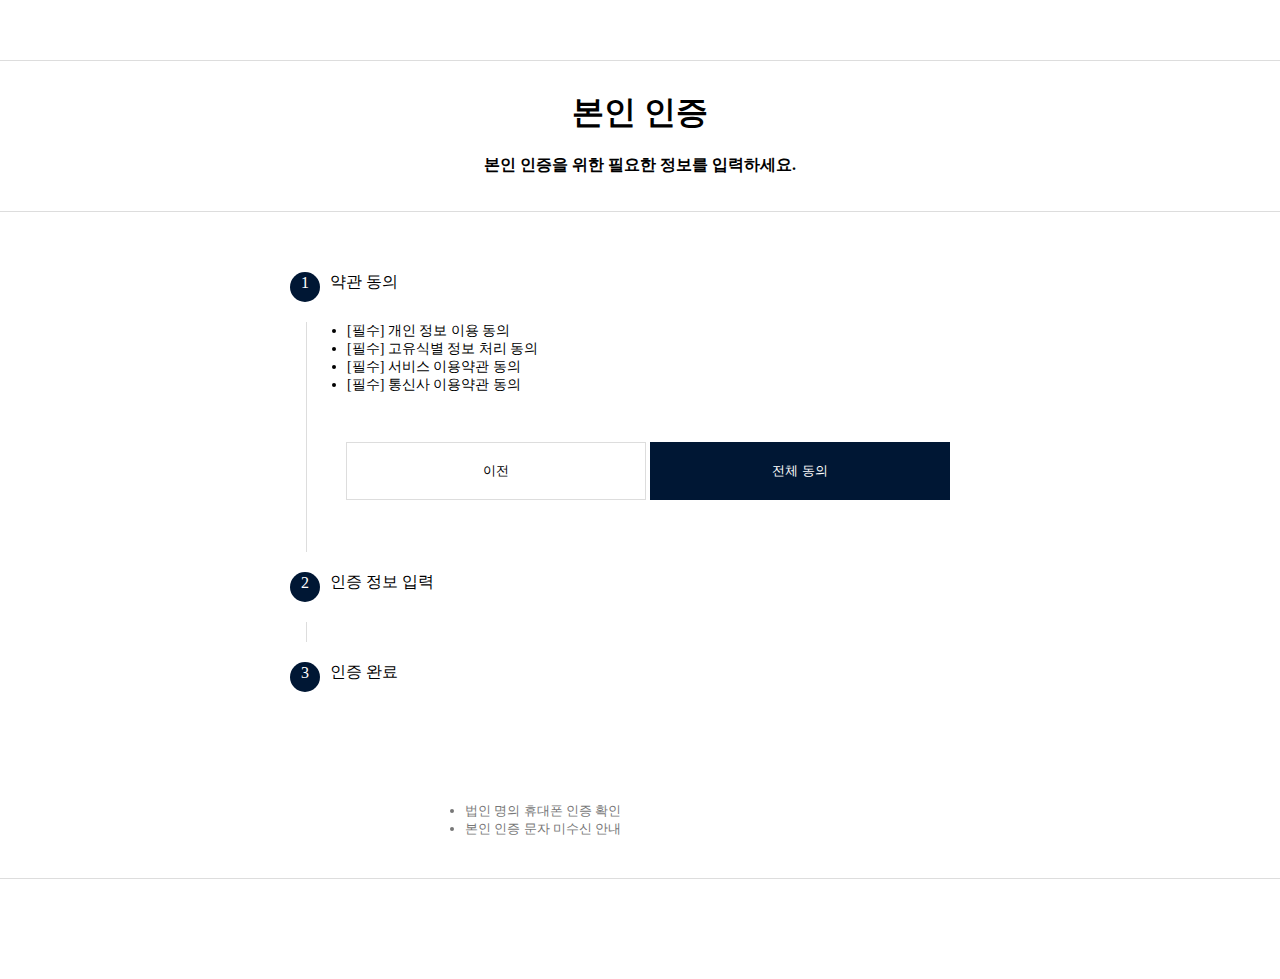
<file: index.html>
<!DOCTYPE html>
<html lang="ko">

<head>
    <meta charset="UTF-8">
    <meta http-equiv="X-UA-Compatible" content="IE=edge">
    <meta name="viewport" content="width=device-width, initial-scale=1.0">
    <title>회원가입 페이지_1</title>
    <!-- CSS -->
    <link href="style.css" rel="stylesheet" type="text/css">
    <!-- fontawsome -->
    <link rel="stylesheet" href="https://use.fontawesome.com/releases/v5.14.0/css/all.css"
        integrity="sha384-HzLeBuhoNPvSl5KYnjx0BT+WB0QEEqLprO+NBkkk5gbc67FTaL7XIGa2w1L0Xbgc" crossorigin="anonymous">
    <!-- jquery-->
    <script src="https://code.jquery.com/jquery-3.6.0.js"
        integrity="sha256-H+K7U5CnXl1h5ywQfKtSj8PCmoN9aaq30gDh27Xc0jk=" crossorigin="anonymous"></script>


    <!-- 구글 폰트 -->
    <link rel="preconnect" href="https://fonts.googleapis.com">
    <link rel="preconnect" href="https://fonts.gstatic.com" crossorigin>
    <link href="https://fonts.googleapis.com/css2?family=Noto+Sans+KR&display=swap" rel="stylesheet">

    <link rel="preconnect" href="https://fonts.googleapis.com">
    <link rel="preconnect" href="https://fonts.gstatic.com" crossorigin>
    <link href="https://fonts.googleapis.com/css2?family=Noto+Sans+KR:wght@100&display=swap" rel="stylesheet">

    <link rel="shortcut icon" type="image/x-icon"
        href="https://upload.wikimedia.org/wikipedia/commons/thumb/f/fa/Apple_logo_black.svg/800px-Apple_logo_black.svg.png">

    <script>
        $(document).ready(function () {
            // 슬라이드 파트
            $('#allAccept').click(function () {
                $('#fb_slide').slideUp("fast", function () {
                    $('#sc_slide').slideDown('fast');
                    $('#line').css("height", "20px");
                    $('.sc_line').css("height", "300px")
                    $('.radius_1').hide()
                    $('.check_1').show()
                });

            });
            $('#reTurn').click(function () {
                $('#sc_slide').slideUp("fast", function () {
                    $('#fb_slide').slideDown();
                    $('#line').css("height", "230px");
                    $('.sc_line').css("height", "20px");
                    $('.radius_1').show()
                    $('.check_1').hide()
                });


            });
            $('#allAccept_2').click(function (e) {

                $('#sc_slide').slideUp("fast", function () {
                    $('#th_slide').slideDown();
                    $('.sc_line').css("height", "20px");
                    $('.th_line').css("height", "230px");
                    $('.radius_2').hide()
                    $('.check_2').show()

                });

                e.preventDefault();
                wrapWindowByMask();

            });
            $('#reTurn_2').click(function () {
                $('#th_slide').slideUp("fast", function () {
                    $('#sc_slide').slideDown();
                    $('.sc_line').css("height", "300px");
                    $('.th_line').css("height", "20px");
                    $('.radius_2').show()
                    $('.check_2').hide()


                });

            });


            //닫기 버튼을 눌렀을 때
            $('.window_1 .close').click(function (e) {
                //링크 기본동작은 작동하지 않도록 한다.
                e.preventDefault();
                $('#mask, .window_1').hide();
            });

            //검은 막을 눌렀을 때
            $('#mask').click(function () {
                $(this).hide();
                $('.window_1').hide();
            });

            //검은 막 띄우기
            $('#certification').click(function (e) {
                e.preventDefault();
                wrapWindowByMask2();
            });

            //닫기 버튼을 눌렀을 때
            $('.window_2 .close').click(function (e) {
                //링크 기본동작은 작동하지 않도록 한다.
                e.preventDefault();
                $('#mask, .window_').hide();
                location.href = 'index2.html';
            });

            //검은 막을 눌렀을 때
            $('#mask').click(function () {
                $(this).hide();
                $('.window_2').hide();
                location.href = 'index2.html';
            });
        });




        // 본인 인증 팝업 창 
        function wrapWindowByMask() {
            //화면의 높이와 너비를 구한다.
            var maskHeight = $(document).height();
            var maskWidth = $(window).width();

            //마스크의 높이와 너비를 화면 것으로 만들어 전체 화면을 채운다.
            $('#mask').css({
                'width': maskWidth
                , 'height': maskHeight
            });

            $('#mask').fadeIn();

            //본인 인증 모달창을 띄운다.
            $('.window_1').show();
        }







        // 본인인증 확인 팝업 
        function wrapWindowByMask2() {
            //화면의 높이와 너비를 구한다.
            var maskHeight = $(document).height();
            var maskWidth = $(window).width();

            //마스크의 높이와 너비를 화면 것으로 만들어 전체 화면을 채운다.
            $('#mask').css({
                'width': maskWidth
                , 'height': maskHeight
            });

            $('#mask').fadeIn();

            // 인증 완료 모달
            $('.window_2').show();
        }
    </script>



</head>

<body>
    <div id="wrap">


        <header>

            <h1>본인 인증</h1>

            <h4>본인 인증을 위한 필요한 정보를 입력하세요.</h4>

        </header>


        <section>
            <!-- 첫번째 블록 -->
            <div id=firstBlock>


                <div class="fb_top">
                    <div class="radius_1">1</div>
                    <div class="check_1"><i class="fas fa-check fa-2x"></i> </div>약관 동의
                </div>

                <div class="fb_line" id="line"></div>

                <div id="fb_slide">
                    <div class="fb_text">
                        <ul>
                            <li>[필수] 개인 정보 이용 동의 <i class="fas fa-caret-right"></i></li>
                            <li>[필수] 고유식별 정보 처리 동의 <i class="fas fa-caret-right"></i></li>
                            <li>[필수] 서비스 이용약관 동의 <i class="fas fa-caret-right"></i></li>
                            <li>[필수] 통신사 이용약관 동의 <i class="fas fa-caret-right"></i></li>
                        </ul>
                    </div>

                    <div id="button"><button class="back">이전</button> <button class="next" id="allAccept">전체 동의</button>
                    </div>

                </div>
            </div>








            <!-- 두번째 블록 -->
            <div id="secondBlock">

                <div class="fb_top">
                    <div class="radius_2">2</div>
                    <div class="check_2"><i class="fas fa-check fa-2x"></i></div>
                    <span>인증 정보 입력</span>
                </div>

                <div class="sc_line" id="line"></div>

                <div id="sc_slide">
                    <div class="sc_text">
                        <ul>
                            <li>휴대폰 인증을 위해 정보를 입력하세요.</li>
                        </ul>
                    </div>

                    <input type="text" name="이름" id="name" placeholder="이름">


                    <div>
                        <input type="number" name="생년월일" id="birth" placeholder="생년월일 (6자리)">
                        <div id="birth_2">-</div>
                        <div id="birth_3">
                            <div id="birth_3_in"><input type="text" id="birth_3_in2" value=○ style="color:#000">●●●●●●
                            </div>
                        </div>
                    </div>


                    <select name="통신사" id="telecom">
                        <option value="SKT">SKT</option>
                        <option value="KT">KT</option>
                        <option value="LG u+">LG U+</option>
                    </select>
                    <input type="number" name="전화번호" id="phoneNumber" placeholder="휴대폰 번호">
                    <div id="infomation">
                        <p><i class="fas fa-info-circle fa-xs"></i> 공백 특수기호 없이 숫자만 입력 하세요.</p>
                    </div>

                    <div id="button"><button class="back" id="reTurn">이전</button> <button class="next" id="allAccept_2">
                            발송하기 </button></div>

                </div>
            </div>












            <!--세번째 블록-->
            <div id="thirdBlock">

                <div class="th_top">
                    <div class="radius_3">3</div>
                    <div class="check_3"><i class="fas fa-check fa-2x"></i></div><span>인증 완료</span>
                </div>

                <div class="th_line" id="line"></div>

                <div id="th_slide">
                    <div class="sc_text">
                        <ul>
                            <li>휴대폰 인증을 위해 정보를 입력하세요.</li>
                        </ul>
                    </div>

                    <input type="number" name="이름" id="name" placeholder="인증코드 입력" style="margin:20px 0px 0px 55px;">


                    <div id="button"><button class="back" id="reTurn_2">이전</button> <button class="next"
                            id="certification">인증</button></div>

                </div>
            </div>


        </section>


        <div style="margin:-50px 0px 0px 0px;">
            <ul>
                <li class="infotext">법인 명의 휴대폰 인증 확인</li>
                <li class="infotext">본인 인증 문자 미수신 안내</li>
            </ul>
        </div>



        <footer>
            <!-- 내용 넣기  -->
        </footer>








        <!-- 팝업 -->
        <div id="mask"></div>
        <div class="window_1">
            <div class="block">인증번호가 발송되었습니다.</div>
            <input type="button" href="#" class="close" value="확인     " />
        </div>


        <div id="mask"></div>
        <div class="window_2">
            <div class="block">인증이 완료 되었습니다.</div>
            <input type="button" href="#" class="close" value="확인     " />
        </div>




    </div>

</body>

</html>
</file>
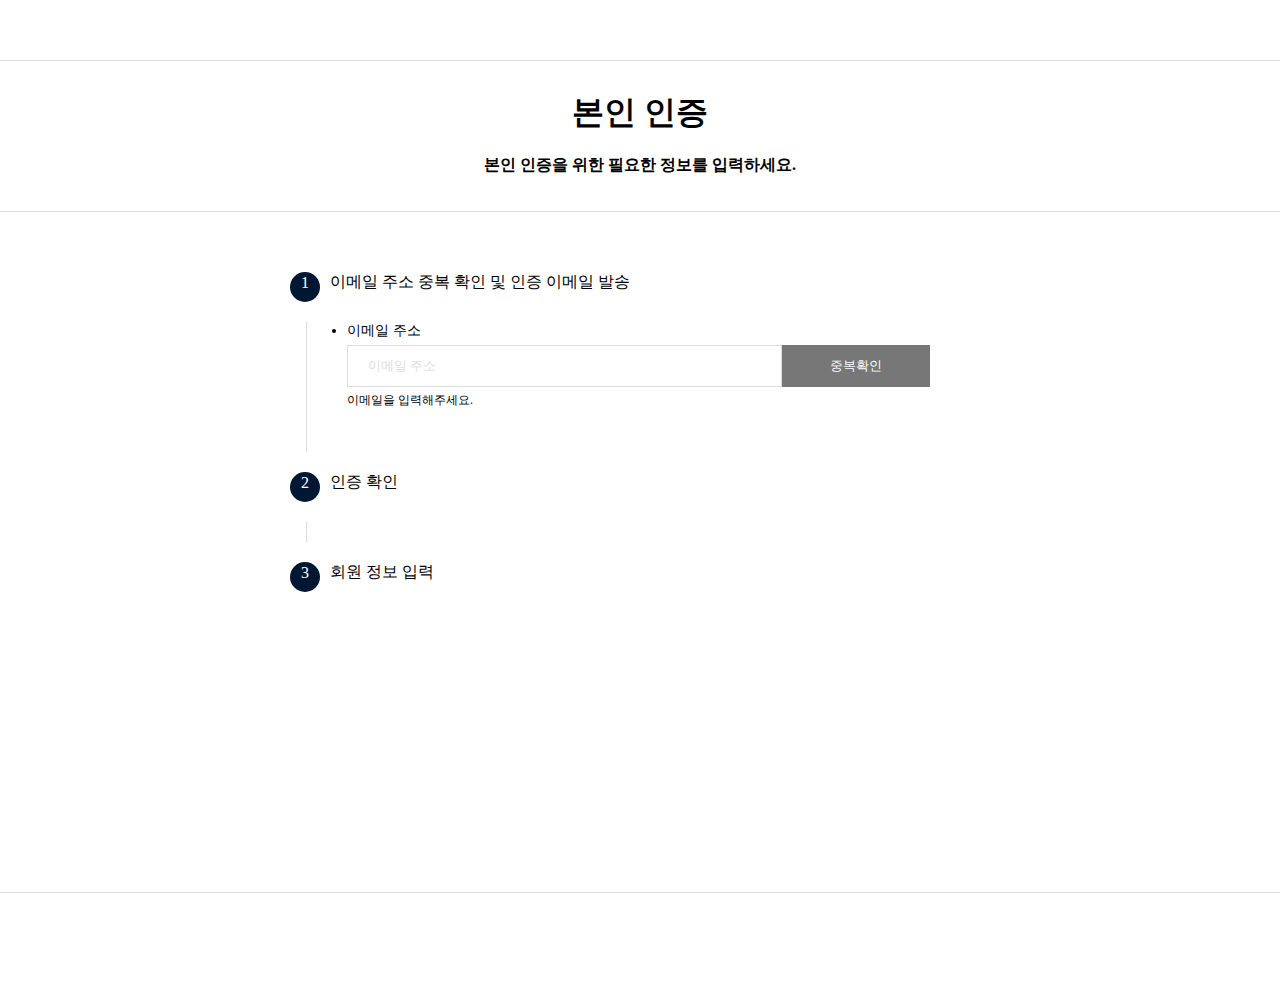
<file: index2.html>
<!DOCTYPE html>
<html lang="ko">

<head>
    <meta charset="UTF-8">
    <meta http-equiv="X-UA-Compatible" content="IE=edge">
    <meta name="viewport" content="width=device-width, initial-scale=1.0">
    <title>회원가입 페이지_2</title>
    <!-- CSS -->
    <link href="style.css" rel="stylesheet" type="text/css">
    <!-- fontawsome -->
    <link rel="stylesheet" href="https://use.fontawesome.com/releases/v5.14.0/css/all.css"
        integrity="sha384-HzLeBuhoNPvSl5KYnjx0BT+WB0QEEqLprO+NBkkk5gbc67FTaL7XIGa2w1L0Xbgc" crossorigin="anonymous">
    <!-- jquery-->
    <script src="https://code.jquery.com/jquery-3.6.0.js"
        integrity="sha256-H+K7U5CnXl1h5ywQfKtSj8PCmoN9aaq30gDh27Xc0jk=" crossorigin="anonymous"></script>

    <!-- 구글 폰트 -->
    <link rel="preconnect" href="https://fonts.googleapis.com">
    <link rel="preconnect" href="https://fonts.gstatic.com" crossorigin>
    <link href="https://fonts.googleapis.com/css2?family=Noto+Sans+KR&display=swap" rel="stylesheet">

    <link rel="preconnect" href="https://fonts.googleapis.com">
    <link rel="preconnect" href="https://fonts.gstatic.com" crossorigin>
    <link href="https://fonts.googleapis.com/css2?family=Noto+Sans+KR:wght@100&display=swap" rel="stylesheet">

    <link rel="shortcut icon" type="image/x-icon"
        href="https://upload.wikimedia.org/wikipedia/commons/thumb/f/fa/Apple_logo_black.svg/800px-Apple_logo_black.svg.png">

    <script>
        $(document).ready(function () {


            // 슬라이드 파트
            $('#Confirm').click(function (e) {

                $('#fb_slide').slideUp("fast", function () {
                    $('#sc_slide').slideDown('fast');
                    $('#line').css("height", "20px");
                    $('.sc_line').css("height", "200px")
                    $('.radius_1').hide()
                    $('.check_1').show()
                });

                e.preventDefault();
                wrapWindowByMask();


            });
            $('#reTurn').click(function () {
                $('#sc_slide').slideUp("fast", function () {
                    $('#fb_slide').slideDown();
                    $('#line').css("height", "130px");
                    $('.sc_line').css("height", "20px");
                    $('.radius_1').show()
                    $('.check_1').hide()
                });


            });
            $('#allAccept_3').click(function (e) {

                $('#sc_slide').slideUp("fast", function () {
                    $('#th_slide').slideDown();
                    $('.sc_line').css("height", "20px");
                    $('.radius_2').hide()
                    $('.check_2').show()


                });


                e.preventDefault();
                wrapWindowByMask_1();


            });
            $('#reTurn_2').click(function () {
                $('#th_slide').slideUp("fast", function () {
                    $('#sc_slide').slideDown();
                    $('.sc_line').css("height", "300px");
                    $('.radius_2').show()
                    $('.check_2').hide()

                });
            });
        });





        // 이메일 정규식
        function emailCheck(str) {
            var userEmail = $('#email')
            if (new RegExp("^([0-9a-zA-Z_\.-]+)@([0-9a-zA-Z_-]+)(\.[0-9a-zA-Z_-]+){1,2}$", "g").exec($('#email').val) == null) {
                $('#infomation_3').css({
                    "color": "red"
                })
            }


            var reg_email = "/^([0-9a-zA-Z_\.-]+)@([0-9a-zA-Z_-]+)(\.[0-9a-zA-Z_-]+){1,2}$/";



            if (!reg_email.test(str)) {
                $('#infomation_3').html("이메일을 올바르게 입력하여 주시기 바랍니다.")
                    .css({
                        "color": "red"
                        ,
                    })
                return false;

            } else {


                return true;

            }

        }









        // 비밀번호 정규식

        function passWord() {
            var userPw = $('#password');
            if (!userPw.val()) {
                $('#pHelper').text("비밀번호를 입력해 주세요.")
                    .css({
                        "color": "red"
                        , "margin-right": "20px"
                        , "float" : "right"
                    })
                userPw.focus();
                return;
            }

            var userPwPattern = "^(?=.*[a-zA-Z])((?=.*\d)|(?=.*\W)).{6,20}$";
            if (new RegExp(userPwPattern, "g").exec(userPw.val()) == null) {
                $('#pHelper').text("8~20자의 영문 대/소문자 , 숫자 ,특수문자 중 3가지 이상을 혼용하여 입력해 주세요.")
                    .css({
                        "color": "red"
                        ,"float" : "right"
                        , "margin-right": "17px"
                    });
                userPw.focus();
                return;
            }
            
            $('#pHelper').text("안전합니다.")
                .css({
                    "color": "green"
                    ,"float" : "right"
                    ,"margin-right" : "17px"
                });
        }

        function checkPassword() {
            $('#pHelper').text('');
            // 비밀번호 value 로드
            var password = $('#password').val();

            // 비밀번호확인 value 로드
            var checkPassword = $('#confirmPassword').val();

            // 만약 비밀번호 != 비밀번호확인
            if (password != checkPassword) {
                // 메시지
                $('#pHelper').text('비밀번호 일치하지 않음')
                        .css({
                            "color": "red"
                            ,"float" : "right"
                            ,"margin-right" : "17px"
                            
                        });
            } else {
                $('#pHelper').text('비밀번호 일치함')
                        .css({
                            'color': "green"
                            ,"float" : "right"
                            ,"margin-right" : "17px"

                        });
            }
        }










        // 이메일 인증 완료 팝업

        function wrapWindowByMask() {
            //화면의 높이와 너비를 구한다.
            var maskHeight = $(document).height();
            var maskWidth = $(window).width();

            //마스크의 높이와 너비를 화면 것으로 만들어 전체 화면을 채운다.
            $('#mask').css({ 'width': maskWidth, 'height': maskHeight });

            $('#mask').fadeIn();


            // 이메일 확인 모달 창 띄운다.
            $('.window_1').show();
        }

        $(document).ready(function () {

            //닫기 버튼을 눌렀을 때
            $('.window_1 .close').click(function (e) {
                //링크 기본동작은 작동하지 않도록 한다.
                e.preventDefault();
                $('#mask, .window_1').hide();
            });

            //검은 막을 눌렀을 때
            $('#mask').click(function () {
                $(this).hide();
                $('.window_1').hide();
            });
        });







        // 본인인증 완료 팝업

        function wrapWindowByMask_1() {
            //화면의 높이와 너비를 구한다.
            var maskHeight = $(document).height();
            var maskWidth = $(window).width();

            //마스크의 높이와 너비를 화면 것으로 만들어 전체 화면을 채운다.
            $('#mask').css({ 'width': maskWidth, 'height': maskHeight });

            $('#mask').fadeIn();

            // 본인인증 완료 모달 창 띄운다.
            $('.window_2').show();
        }

        $(document).ready(function () {

            //닫기 버튼을 눌렀을 때
            $('.window_2 .close').click(function (e) {
                //링크 기본동작은 작동하지 않도록 한다.
                e.preventDefault();
                $('#mask, .window_2').hide();
            });

            //검은 막을 눌렀을 때
            $('#mask').click(function () {
                $(this).hide();
                $('.window_2').hide();
            });
        });






        // 회원가입 완료 팝업

        function wrapWindowByMask_2() {
            //화면의 높이와 너비를 구한다.
            var maskHeight = $(document).height();
            var maskWidth = $(window).width();

            //마스크의 높이와 너비를 화면 것으로 만들어 전체 화면을 채운다.
            $('#mask').css({ 'width': maskWidth, 'height': maskHeight });

            //애니메이션 효과
            $('#mask').fadeIn();

            //윈도우 같은 거 띄운다.
            $('.window_3').show();
        }

        $(document).ready(function () {
            //검은 막 띄우기
            $('#allAccept').click(function (e) {
                e.preventDefault();
                wrapWindowByMask_2();
            });

            //닫기 버튼을 눌렀을 때
            $('.window_3 .close').click(function (e) {
                //링크 기본동작은 작동하지 않도록 한다.
                e.preventDefault();
                $('#mask, .window_3').hide();
            });

            //검은 막을 눌렀을 때
            $('#mask').click(function () {
                $(this).hide();
                $('.window_3').hide();
            });
        });


    </script>


</head>

<body>
    <div id="wrap">


        <header>

            <h1>본인 인증</h1>

            <h4>본인 인증을 위한 필요한 정보를 입력하세요.</h4>

        </header>
        <section>
            <!-- 첫번째 블록 -->
            <div id=firstBlock>


                <div class="fb_top">
                    <div class="radius_1">1</div>
                    <div class="check_1"><i class="fas fa-check fa-2x"></i></div>
                    이메일 주소 중복 확인 및 인증 이메일 발송
                </div>

                <div class="fb2_line" id="line"></div>

                <div id="fb_slide">
                    <div class="fb_text">

                        <ul>
                            <li> 이메일 주소</li>
                        </ul>

                        <div id="emailBlock">
                            <input type="text" name="이메일 주소" id="email" placeholder="이메일 주소" onblur="emailCheck()">
                            <button id="Confirm">중복확인</button>
                        </div>
                        <div id="infomation_3">
                            <p><i class="fas fa-info-circle fa-xs"></i> 이메일을 입력해주세요.</p>
                        </div>

                    </div>
                </div>

            </div>




            <!-- 두번째 블록 -->
            <div id="secondBlock">

                <div class="fb_top">
                    <div class="radius_2">2</div>
                    <div class="check_2"><i class="fas fa-check fa-2x"></i></div>
                    <span>인증 확인</span>
                </div>

                <div class="sc_line" id="line"></div>

                <div id="sc_slide">
                    <div class="sc_text" style="margin-bottom:50px;">
                        <ul>
                            <li>입력한 이메일로 이동하여 이메일 인증을 완료해주세요. </li>
                            <li>이메일 인증 완료 후 아래 '인증' 버튼을 눌러 주세요.</li>
                            <li>이메일 인증 방법 안내 (자세히 보기)</li>
                        </ul>
                    </div>



                    <div id="button"><button class="back" id="reTurn">이전</button> <button class="next" id="allAccept_3">
                            인증 </button></div>

                </div>
            </div>












            <!--세번째 블록-->
            <div id="thirdBlock">

                <div class="th_top">
                    <div class="radius_3">3</div>
                    <div class="check_3"><i class="fas fa-check fa-2x"></i></div>
                    <span>회원 정보 입력</span>
                </div>

                <div class="th_line" id="line"></div>

                <div id="th_slide">
                    <div class="sc_text">
                        <ul>
                            <li>주소</li>
                        </ul>
                    </div>
                    <div>
                        <input type="text" name="이름" id="readOnlyEmail" placeholder="주소" readonly
                            style="margin:0px 0px 15px 55px;">
                        <button id="Confirm2" onclick="con2()">우편번호 찾기</button>
                    </div>
                    <div class="sc_text">
                        <ul>
                            <li>비밀번호</li>
                        </ul>
                    </div>


                    <input type="password" name="이름" id="password" placeholder="비밀번호 입력"
                        style="margin:5px 0px 0px 55px;" class="passWord" onblur="passWord()">
                    <input type="password" name="이름" id="confirmPassword" placeholder="비밀번호 확인"
                        style="margin:5px 0px 0px 55px;" class="userPwChk" onblur="checkPassword()">
                    <div id="infomation2">
                        <p> <span id="pHelper"> <i class="fas fa-info-circle fa-xs"></i> 8~20자의 영문 대/소문자 , 숫자 ,특수문자 중 3가지 이상을 혼용하여 입력해 주세요.</span>
                        </p>
                    </div>
                    <div class="sc_text">
                        <ul>
                            <li>이름</li>
                        </ul>
                    </div>
                    <input type="text" name="이름" id="name" class="nameBlock" value="금태환" readonly
                        style="margin:5px 0px 10px 55px;">

                    <div><button class="joinMembership" id="allAccept">회원가입</button></div>

                </div>
            </div>





        </section>

        <footer>

        </footer>


        <div id="mask"></div>
        <div class="window_1">
            <div class="block">중복 확인 이메일이 발송되었습니다.</div>
            <input type="button" href="#" class="close" value="확인    " />
        </div>



        <div id="mask"></div>
        <div class="window_2">
            <div class="block">본인 인증이 완료 되었습니다.</div>
            <input type="button" href="#" class="close" value="확인    " />
        </div>

    </div>


    <div id="mask"></div>
    <div class="window_3">
        <div class="block">회원가입이 완료되었습니다.</div>
        <input type="button" href="#" class="close" value="확인    " />
    </div>
    </div>

</body>

</html>
</file>
<file: style.css>
* {
       margin: 0px;
       padding: 0px;
       font-family: KoPubWorld돋움체
   }
   
   
   .clearpix::before, .clearpix::after {
       display: block;
       content: "";
       clear: both
   }
   
   .infotext {
       width: 350px;
       font-size: 13px;
       color: #777;
       margin: 0px auto;
   }
   
   input {
       padding-left: 20px;
       padding-right: 3px;
   }
   
   select {
       padding-left: 20px;
   }
   
   li {
       font-size: 14px;
   }
   
   ::placeholder {
       color: #ddd
   }
   
   input:focus {
       outline: 1px solid rgb(191, 156, 247);
   }
   
   button {
       cursor: pointer   
   }

















   
   #wrap {
       position: relative;
       width: 100vw;
       height: 56.25vw;
       max-height: 100vh;
       max-width: 177.78vh;
       padding-top: 60px;
   }
   
   
   .back {
       width: 300px;
       height: 58px;
       background-color: #fff;
       border: solid 1px #ddd
   }
   
   
   .next {
       width: 300px;
       height: 58px;
       background-color: #001734;
       border: none;
       color: #fff
   }
   
   
   header {
       width: 100vw;
       height: 150px;
       border-top: solid 1px #ddd;
       border-bottom: solid 1px #ddd;
       text-align: center;
   }
   
   
   header > h1 {
       margin-top: 30px;
       margin-bottom: 20px;
   }
   
   section {
       width: 100vw;
       height: 580px;
       margin-top: 60px;
    
   }
   
   #firstBlock {
       width: 700px;
       margin: 0px auto;
   }
   
   .fb_line {
       height: 230px;
       width: 1px;
       border-right: solid 1px #ddd;
       float: left;
       margin: 0px 0px 20px 15px;
   }
   
   .fb_top {
       width: 695px;
       height: 50px;
       clear: both;
   }
   
   
   .fb_text {
       width: 600px;
       height: 100px;
       float: left;
       margin-left: 40px;
   }
   
   #button {
       height: 60px;
       float: right;
       margin: 20px 40px 0px 0px;
   }
   
   
   #secondBlock {
       width: 700px;
       clear: both;
       margin: 0px auto;
   }
   
   .radius_1 {
       border-radius: 50px;
       width: 30px;
       height: 28px;
       background-color: #001734;
       color: #fff;
       text-align: center;
       vertical-align: middle;
       float: left;
       margin-right: 10px;
       font-weight: lighter;
       padding-top: 2px;
   }
   
   
   .radius_2 {
       border-radius: 50px;
       width: 30px;
       height: 28px;
       background-color: #001734;
       color: #fff;
       text-align: center;
       vertical-align: middle;
       float: left;
       margin-right: 10px;
       font-weight: lighter;
       padding-top: 2px;
   }
   
   
   .radius_3 {
       border-radius: 50px;
       width: 30px;
       height: 28px;
       background-color: #001734;
       color: #fff;
       text-align: center;
       vertical-align: middle;
       float: left;
       margin-right: 10px;
       font-weight: lighter;
       padding-top: 2px;
   }
   
   
   .check_1 {
       float: left;
       margin-right: 10px;
       color: #001734;
       display: none;
   }
   
   .check_2 {
       float: left;
       margin-right: 10px;
       color: #001734;
       display: none;
   }
   
   .check_3 {
       float: left;
       margin-right: 10px;
       color: #001734;
       display: none;
   }
   
   
   /* todo */
   #sc_slide {
       display: none;
   }
   
   .sc_text {
       width: 600px;
       height: 30px;
       float: left;
       margin-left: 40px;
       margin-top: 5px;
   
   }
   
   #name {
       width: 580px;
       height: 40px;
       border: solid 1px #ddd;
       margin: 0px 0px 5px 39px;
       float: left;
   }
   
   
   #birth {
       width: 278px;
       height: 40px;
       border: solid 1px #ddd;
       border-right: none;
       margin: 0px 0px 5px 39px;
       float: left;
       outline: none;
   }
   
   
   #birth_2 {
       width: 10px;
       height: 31px;
       border: solid 1px #ddd;
       border-left: none;
       border-right: none;
       margin: 0px 0px 5px 0px;
       padding-top: 9px;
       float: left;
   }
   
   
   #birth_3 {
       width: 292px;
       height: 40px;
       border: solid 1px #ddd;
       border-left: none;
       margin: 0px 0px 5px 0px;
       float: left;
   }
   
   
   #birth_3_in {
       width: 300px;
       height: 28px;
       border: none;
       margin: 0px 0px 5px 0px;
       float: left;
       font-size: 12px;
       padding: 12px 0px 9px 190px
   
   }
   
   
   #birth_3_in2 {
       border: none;
       width: 12px;
       text-align: right;
       padding: 0px;
       font-size: 12px;
       outline: none;
   }
   
   
   #telecom {
       width: 150px;
       height: 43px;
       border: solid 1px #ddd;
       margin-left: 39px;
       float: left;
   }
   
   #phoneNumber {
       width: 425px;
       height: 40px;
       border: solid 1px #ddd;
       margin-left: 5px;
       float: left;
   }
   
   #infomation {
       width: 245px;
       height: 15px;
       margin: 5px 0px 20px 0px;
       float: right;
       font-size: 12px
   }
   
   .sc_line {
       height: 20px;
       width: 1px;
       border-right: solid 1px #ddd;
       float: left;
       margin: 0px 0px 20px 15px;
   }
   
   
   #thirdBlock {
       width: 700px;
       clear: both;
       margin: 0px auto;
   }
   
   /* todo */
   #th_slide {
       display: none;
       float: left;
   }
   
   .th_line {
       height: 10px;
       width: 1px;
       border-right: solid 0px #ddd;
       float: left;
       margin: 10px 0px 20px -26px;
   }
   
   footer {
       width: 100vw;
       height: 100px;
       border-top: solid 1px #ddd;
       margin-top: 40px;
   }
   
   /* 페이지 2 */
   #emailBlock {
       width: 610px;
       margin-top: 5px;
   }
   
   #email {
       width: 410px;
       height: 40px;
       border: solid 1px #ddd;
       float: left;
   }
   
   #Confirm {
       width: 148px;
       height: 42px;
       border: none;
       float: left;
       background-color: #777;
       color: #fff
   
   }
   
   .fb2_line {
       height: 130px;
       width: 1px;
       border-right: solid 1px #ddd;
       float: left;
       margin: 0px 0px 20px 15px;
   }
   
   #readOnlyEmail {
       width: 430px;
       height: 40px;
       border: solid 1px #ddd;
       float: left
   
   }
   
   #Confirm2 {
       width: 148px;
       height: 42px;
       border: none;
       float: left;
       background-color: #777;
       color: #fff
   }
   
   #infomation2 {
       width: 430px;
       height: 15px;
       margin: 5px 23px 5px 0px;
       float: right;
       font-size: 12px
   }
   
   .joinMembership {
       width: 300px;
       height: 50px;
       background-color: #001734;
       border: none;
       color: #fff;
       margin: 8px 0px 0px 210px;
   }
   
   .nameBlock {
       background-color: #ddd;
       color: #000
   }
   
   /* 팝업 */
   #mask {
       position: absolute;
       z-index: 9000;
       background-color: #000;
       display: none;
       left: 0;
       top: 0;
       opacity: 0.6;
       text-align: center;
   }
   
   .window_1 {
       display: none;
       position: absolute;
       left: 50%;
       top: 50%;
       z-index: 10000;
   }
   
   .window_2 {
       display: none;
       position: absolute;
       left: 50%;
       top: 50%;
       z-index: 10000;
   }
   
   .window_3 {
       display: none;
       position: absolute;
       left: 50%;
       top: 50%;
       z-index: 10000;
   }
   
   .block {
       padding-top: 45px;
       width: 300px;
       height: 65px;
       background-color: #fff;
       color: #000;
       border-radius: 10px 10px 0px 0px;
       text-align: center;
       font-size: 17px;
       font-weight: lighter;
   }
   
   .close {
       width: 300px;
       height: 55px;
       background-color: #001734;
       color: #fff;
       border-radius: 0px 0px 10px 10px;
       border: none;
       font-size: 18px;
   }
   
   #mask_2 {
       position: absolute;
       z-index: 9000;
       background-color: #000;
       display: none;
       left: 0;
       top: 0;
       text-align: center;
   }
   
   #mask_3 {
       position: absolute;
       z-index: 9000;
       background-color: #000;
       display: none;
       left: 0;
       top: 0;
       text-align: center;
   }

   #infomation_3 {
       width: 245px;
       height: 15px;
       margin: 5px 0px 20px 0px;
       float: left;
       font-size: 12px
   }

   #password {
    width: 580px;
    height: 40px;
    border: solid 1px #ddd;
    margin: 0px 0px 5px 39px;
    float: left;
   }
   
   #confirmPassword {
    width: 580px;
    height: 40px;
    border: solid 1px #ddd;
    margin: 0px 0px 5px 39px;
    float: left;
   }
</file>
